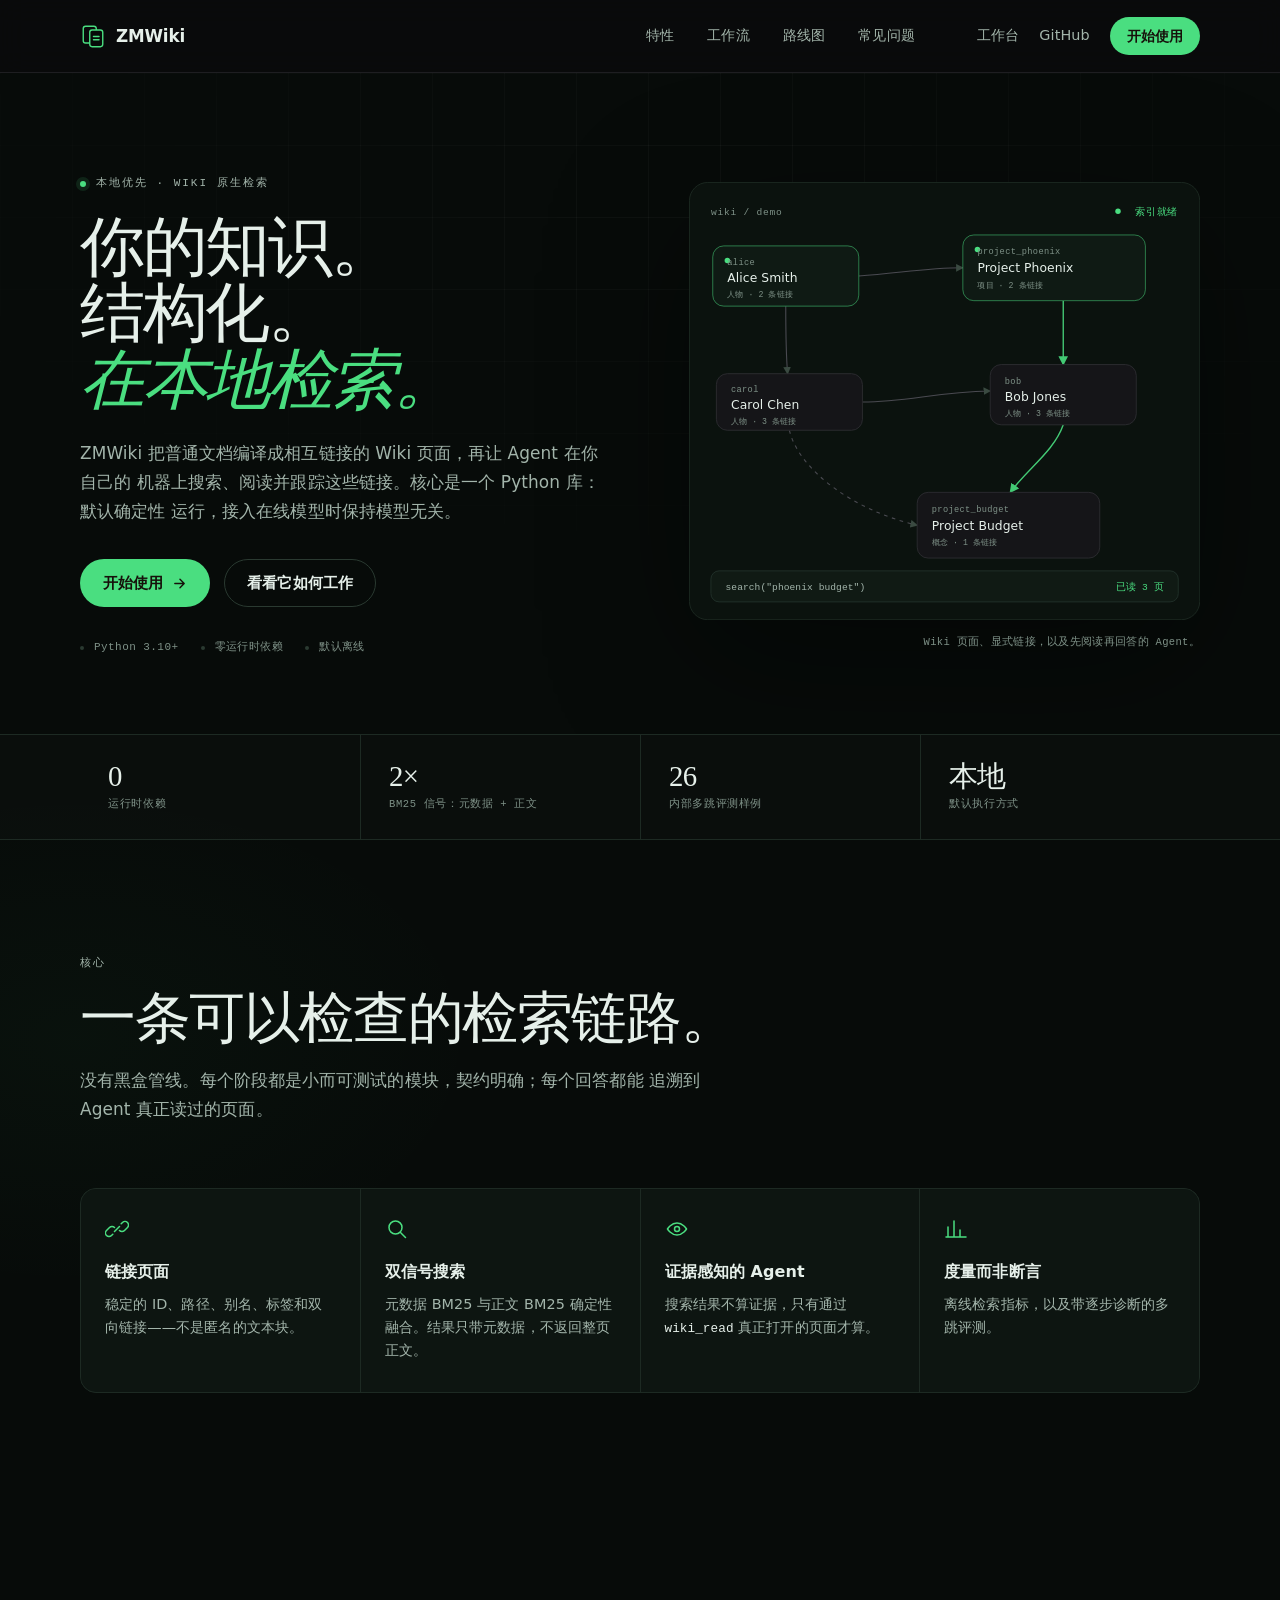
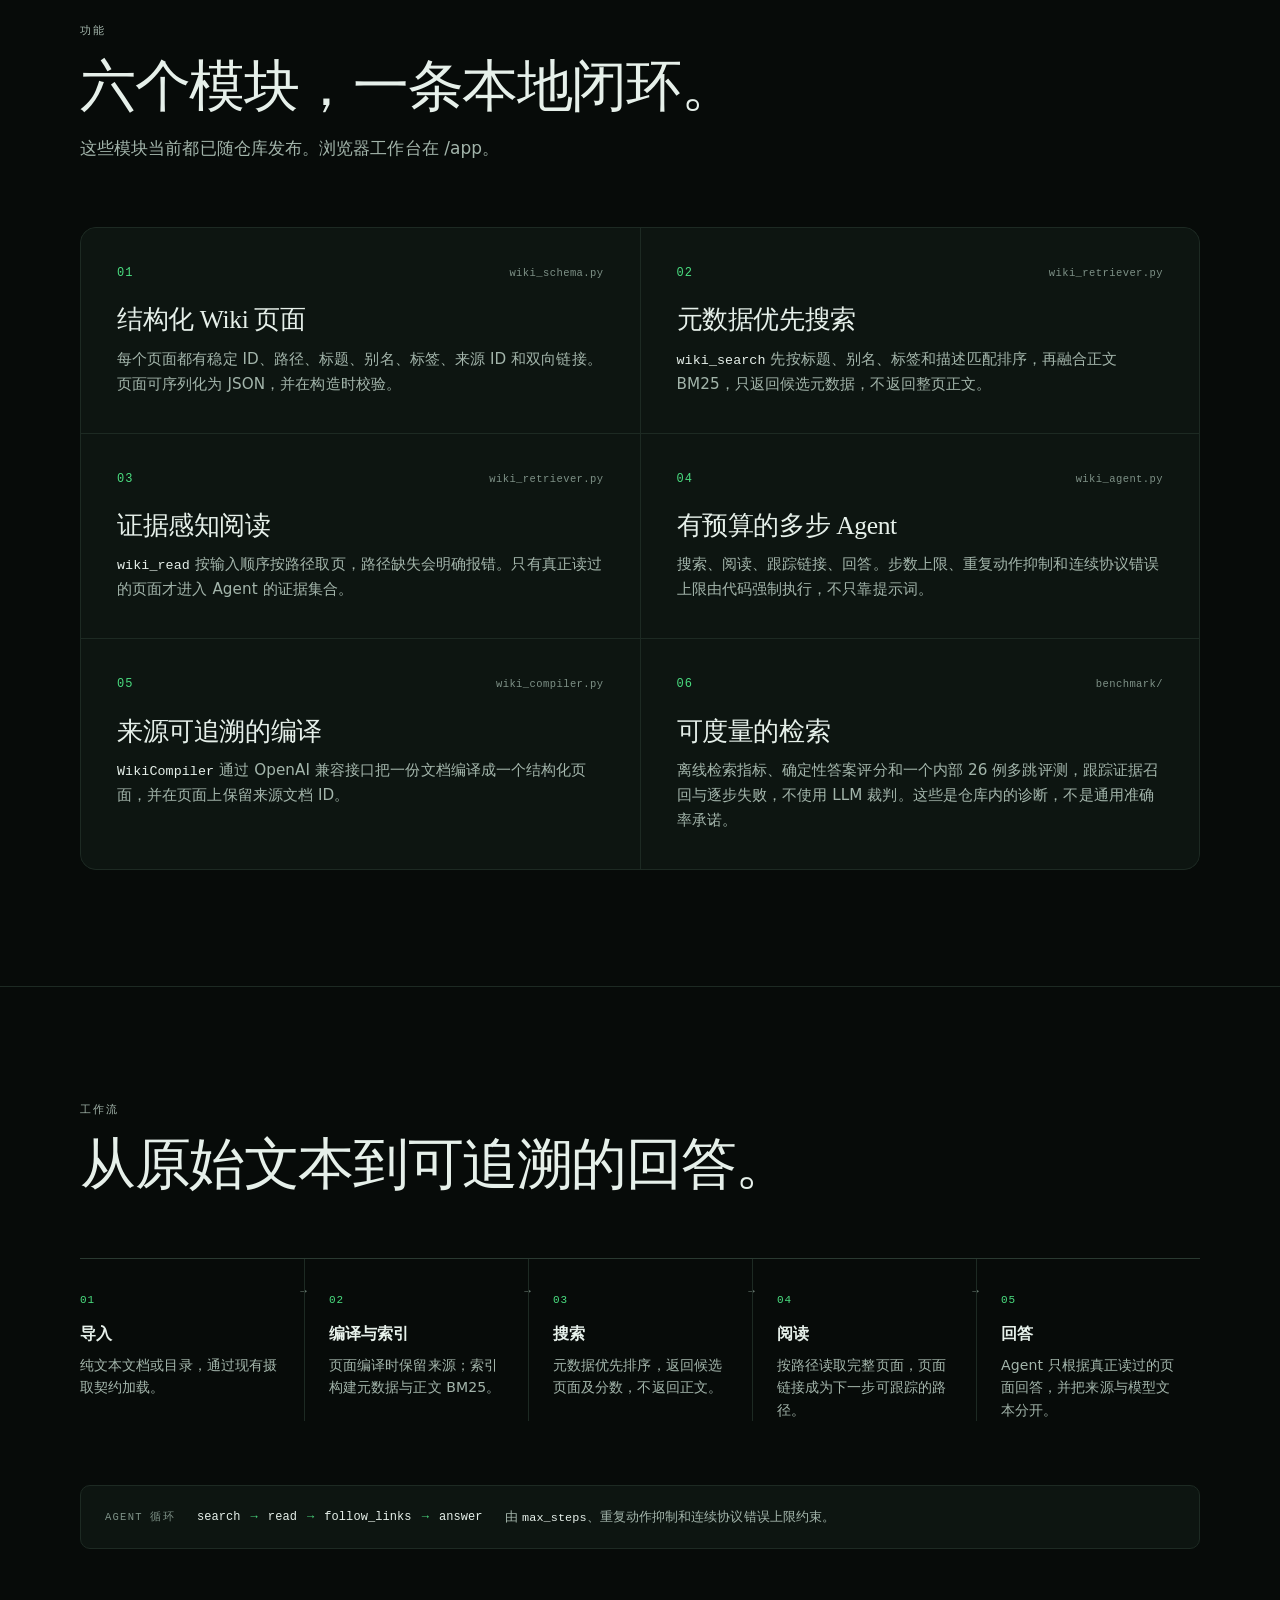
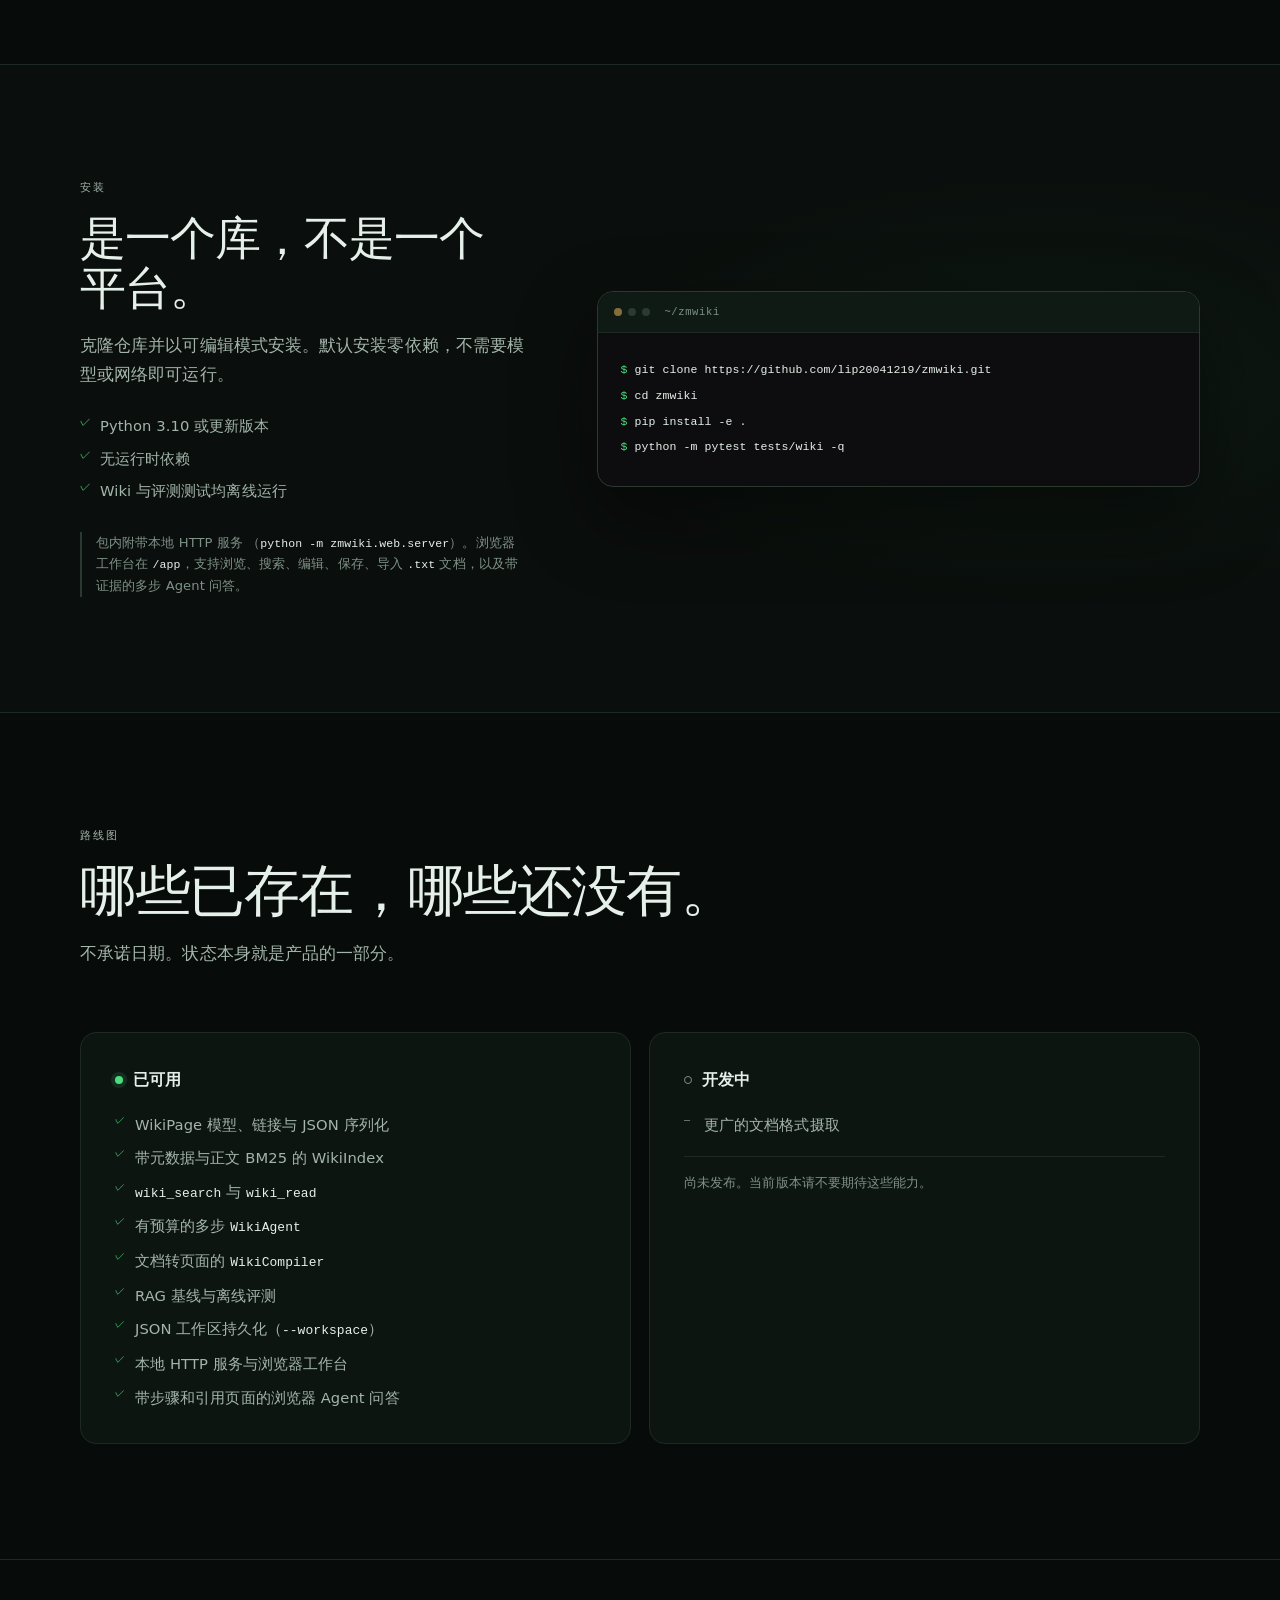
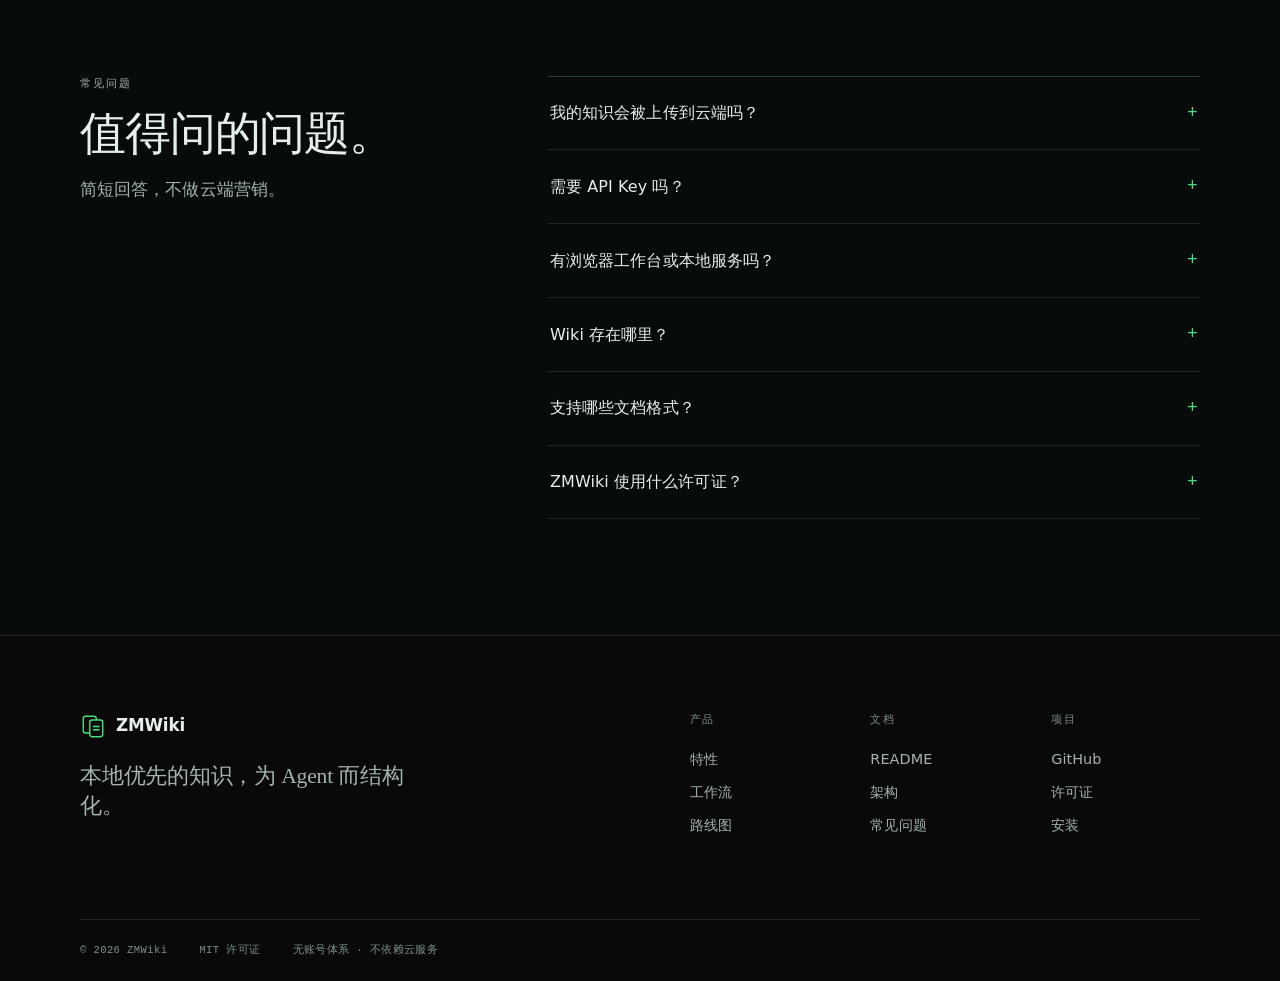
<file: src/zmwiki/web/static/index.html>
<!doctype html>
<html lang="zh-CN">
<head>
  <meta charset="utf-8">
  <meta name="viewport" content="width=device-width, initial-scale=1">
  <meta name="theme-color" content="#070b09">
  <meta name="description" content="ZMWiki 把普通文档编译成相互链接的 Wiki 页面，并用有预算的多步 Agent 在本地检索与回答。默认确定性的 Python 库。">
  <title>ZMWiki — 本地优先的 Wiki 原生检索</title>
  <link rel="stylesheet" href="styles.css">
</head>
<body>
  <a class="skip-link" href="#main">跳到主要内容</a>

  <header class="site-header">
    <div class="wrap header-inner">
      <a class="brand" href="#top" aria-label="ZMWiki 首页">
        <svg class="brand-mark" viewBox="0 0 28 28" aria-hidden="true">
          <rect x="3.5" y="3.5" width="14" height="18" rx="2.5" fill="none" stroke="currentColor" stroke-width="1.5"/>
          <rect x="10.5" y="7.5" width="14" height="18" rx="2.5" fill="var(--bg)" stroke="currentColor" stroke-width="1.5"/>
          <path d="M14.5 14.5h6M14.5 18h6" stroke="currentColor" stroke-width="1.5" stroke-linecap="round"/>
        </svg>
        <span>ZMWiki</span>
      </a>

      <nav class="desktop-nav" aria-label="主导航">
        <a href="#features">特性</a>
        <a href="#workflow">工作流</a>
        <a href="#roadmap">路线图</a>
        <a href="#faq">常见问题</a>
      </nav>

      <div class="header-actions">
        <a class="ghost-link" href="/app">工作台</a>
        <a class="ghost-link" href="https://github.com/lip20041219/zmwiki">GitHub</a>
        <a class="btn btn-small" href="#terminal">开始使用</a>
      </div>

      <details class="mobile-nav">
        <summary aria-label="打开菜单">菜单</summary>
        <nav class="mobile-panel" aria-label="移动端导航">
          <a href="#features">特性</a>
          <a href="#workflow">工作流</a>
          <a href="#roadmap">路线图</a>
          <a href="#faq">常见问题</a>
          <a href="#terminal">开始使用</a>
          <a href="/app">工作台</a>
          <a href="https://github.com/lip20041219/zmwiki">GitHub</a>
        </nav>
      </details>
    </div>
  </header>

  <main id="main">
    <!-- Hero -->
    <section class="hero" id="top">
      <div class="wrap hero-grid">
        <div class="hero-copy">
          <p class="eyebrow"><span class="eyebrow-dot" aria-hidden="true"></span>本地优先 · Wiki 原生检索</p>
          <h1>
            你的知识。<br>
            结构化。<br>
            <span class="accent-serif">在本地检索。</span>
          </h1>
          <p class="lede">
            ZMWiki 把普通文档编译成相互链接的 Wiki 页面，再让 Agent 在你自己的
            机器上搜索、阅读并跟踪这些链接。核心是一个 Python 库：默认确定性
            运行，接入在线模型时保持模型无关。
          </p>
          <div class="cta-row">
            <a class="btn" href="#terminal">
              开始使用
              <svg viewBox="0 0 16 16" aria-hidden="true"><path d="M3 8h9M8.5 3.5 13 8l-4.5 4.5" fill="none" stroke="currentColor" stroke-width="1.5" stroke-linecap="round" stroke-linejoin="round"/></svg>
            </a>
            <a class="btn btn-ghost" href="#workflow">看看它如何工作</a>
          </div>
          <ul class="hero-meta" aria-label="项目信息">
            <li>Python 3.10+</li>
            <li>零运行时依赖</li>
            <li>默认离线</li>
          </ul>
        </div>

        <figure class="hero-art">
          <svg role="img" aria-labelledby="graph-title graph-desc" viewBox="0 0 560 480">
            <title id="graph-title">相互链接的 Wiki 页面图</title>
            <desc id="graph-desc">五个 Wiki 页面——Alice Smith、Project Phoenix、Bob Jones、Carol Chen 和 Project Budget——通过链接相连，一条搜索路径被高亮显示。</desc>
            <defs>
              <marker id="arrow" viewBox="0 0 8 8" refX="7" refY="4" markerWidth="7" markerHeight="7" orient="auto">
                <path d="M0 0 8 4 0 8z" fill="#3a4a41"/>
              </marker>
              <marker id="arrow-accent" viewBox="0 0 8 8" refX="7" refY="4" markerWidth="7" markerHeight="7" orient="auto">
                <path d="M0 0 8 4 0 8z" fill="var(--accent)"/>
              </marker>
            </defs>

            <rect x="0.5" y="0.5" width="559" height="479" rx="20" fill="#0b120e" stroke="#1d2a23"/>
            <text class="graph-label" x="24" y="36">wiki / demo</text>
            <circle cx="470" cy="32" r="3" fill="var(--accent)"/>
            <text class="graph-label accent" x="536" y="36" text-anchor="end">索引就绪</text>

            <path class="link" d="M186 103 C 230 100, 260 94, 300 94" marker-end="url(#arrow)"/>
            <path class="link" d="M106 136 C 106 165, 106 185, 108 210" marker-end="url(#arrow)"/>
            <path class="link link-active" d="M410 130 C 410 155, 410 175, 410 200" marker-end="url(#arrow-accent)"/>
            <path class="link" d="M190 241 C 240 241, 270 230, 330 229" marker-end="url(#arrow)"/>
            <path class="link link-active" d="M410 266 C 400 295, 370 315, 352 340" marker-end="url(#arrow-accent)"/>
            <path class="link link-dashed" d="M110 272 C 120 315, 180 360, 250 376" marker-end="url(#arrow)"/>

            <g class="node node-active">
              <rect x="26" y="70" width="160" height="66" rx="12"/>
              <circle class="node-pulse" cx="42" cy="86" r="3"/>
              <text class="node-path" x="42" y="91">alice</text>
              <text class="node-title" x="42" y="110">Alice Smith</text>
              <text class="node-meta" x="42" y="126">人物 · 2 条链接</text>
            </g>

            <g class="node node-active">
              <rect x="300" y="58" width="200" height="72" rx="12"/>
              <circle class="node-pulse" cx="316" cy="74" r="3"/>
              <text class="node-path" x="316" y="79">project_phoenix</text>
              <text class="node-title" x="316" y="99">Project Phoenix</text>
              <text class="node-meta" x="316" y="116">项目 · 2 条链接</text>
            </g>

            <g class="node">
              <rect x="330" y="200" width="160" height="66" rx="12"/>
              <text class="node-path" x="346" y="221">bob</text>
              <text class="node-title" x="346" y="240">Bob Jones</text>
              <text class="node-meta" x="346" y="256">人物 · 3 条链接</text>
            </g>

            <g class="node">
              <rect x="30" y="210" width="160" height="62" rx="12"/>
              <text class="node-path" x="46" y="230">carol</text>
              <text class="node-title" x="46" y="249">Carol Chen</text>
              <text class="node-meta" x="46" y="265">人物 · 3 条链接</text>
            </g>

            <g class="node">
              <rect x="250" y="340" width="200" height="72" rx="12"/>
              <text class="node-path" x="266" y="361">project_budget</text>
              <text class="node-title" x="266" y="381">Project Budget</text>
              <text class="node-meta" x="266" y="398">概念 · 1 条链接</text>
            </g>

            <rect x="24" y="426" width="512" height="34" rx="9" fill="#101a14" stroke="#22312a"/>
            <text class="graph-query" x="40" y="447">search("phoenix budget")</text>
            <text class="graph-result" x="520" y="447" text-anchor="end">已读 3 页</text>
          </svg>
          <figcaption>Wiki 页面、显式链接，以及先阅读再回答的 Agent。</figcaption>
        </figure>
      </div>
    </section>

    <!-- Fact strip -->
    <section class="fact-strip" aria-label="项目信息">
      <div class="wrap fact-grid">
        <div><strong>0</strong><span>运行时依赖</span></div>
        <div><strong>2×</strong><span>BM25 信号：元数据 + 正文</span></div>
        <div><strong>26</strong><span>内部多跳评测样例</span></div>
        <div><strong>本地</strong><span>默认执行方式</span></div>
      </div>
    </section>

    <!-- Capabilities overview -->
    <section class="section capabilities" id="capabilities">
      <div class="wrap">
        <div class="section-head">
          <p class="eyebrow">核心</p>
          <h2>一条可以检查的检索链路。</h2>
          <p class="section-lede">
            没有黑盒管线。每个阶段都是小而可测试的模块，契约明确；每个回答都能
            追溯到 Agent 真正读过的页面。
          </p>
        </div>
        <ul class="capability-grid">
          <li class="capability">
            <svg viewBox="0 0 24 24" aria-hidden="true"><path d="M9.5 14.5 14.5 9.5M7.8 17.2l-1.3 1.3a3.5 3.5 0 0 1-5-5l3-3a3.5 3.5 0 0 1 5 0M16.2 6.8l1.3-1.3a3.5 3.5 0 0 1 5 5l-3 3a3.5 3.5 0 0 1-5 0" fill="none" stroke="currentColor" stroke-width="1.5" stroke-linecap="round"/></svg>
            <h3>链接页面</h3>
            <p>稳定的 ID、路径、别名、标签和双向链接——不是匿名的文本块。</p>
          </li>
          <li class="capability">
            <svg viewBox="0 0 24 24" aria-hidden="true"><circle cx="10.5" cy="10.5" r="6.5" fill="none" stroke="currentColor" stroke-width="1.5"/><path d="m15.5 15.5 5 5" stroke="currentColor" stroke-width="1.5" stroke-linecap="round"/></svg>
            <h3>双信号搜索</h3>
            <p>元数据 BM25 与正文 BM25 确定性融合。结果只带元数据，不返回整页正文。</p>
          </li>
          <li class="capability">
            <svg viewBox="0 0 24 24" aria-hidden="true"><path d="M2.5 12s3.5-6 9.5-6 9.5 6 9.5 6-3.5 6-9.5 6-9.5-6-9.5-6Z" fill="none" stroke="currentColor" stroke-width="1.5"/><circle cx="12" cy="12" r="2.5" fill="none" stroke="currentColor" stroke-width="1.5"/></svg>
            <h3>证据感知的 Agent</h3>
            <p>搜索结果不算证据，只有通过 <code>wiki_read</code> 真正打开的页面才算。</p>
          </li>
          <li class="capability">
            <svg viewBox="0 0 24 24" aria-hidden="true"><path d="M4 20V10M10 20V4M16 20v-7M22 20H2" fill="none" stroke="currentColor" stroke-width="1.5" stroke-linecap="round"/></svg>
            <h3>度量而非断言</h3>
            <p>离线检索指标，以及带逐步诊断的多跳评测。</p>
          </li>
        </ul>
      </div>
    </section>

    <!-- Features -->
    <section class="section features" id="features">
      <div class="wrap">
        <div class="section-head">
          <p class="eyebrow">功能</p>
          <h2>六个模块，一条本地闭环。</h2>
          <p class="section-lede">
            这些模块当前都已随仓库发布。浏览器工作台在 <a href="/app">/app</a>。
          </p>
        </div>

        <div class="feature-grid">
          <article class="feature-card">
            <div class="feature-top"><span class="feature-num">01</span><span class="feature-tag">wiki_schema.py</span></div>
            <h3>结构化 Wiki 页面</h3>
            <p>每个页面都有稳定 ID、路径、标题、别名、标签、来源 ID 和双向链接。页面可序列化为 JSON，并在构造时校验。</p>
          </article>

          <article class="feature-card">
            <div class="feature-top"><span class="feature-num">02</span><span class="feature-tag">wiki_retriever.py</span></div>
            <h3>元数据优先搜索</h3>
            <p><code>wiki_search</code> 先按标题、别名、标签和描述匹配排序，再融合正文 BM25，只返回候选元数据，不返回整页正文。</p>
          </article>

          <article class="feature-card">
            <div class="feature-top"><span class="feature-num">03</span><span class="feature-tag">wiki_retriever.py</span></div>
            <h3>证据感知阅读</h3>
            <p><code>wiki_read</code> 按输入顺序按路径取页，路径缺失会明确报错。只有真正读过的页面才进入 Agent 的证据集合。</p>
          </article>

          <article class="feature-card">
            <div class="feature-top"><span class="feature-num">04</span><span class="feature-tag">wiki_agent.py</span></div>
            <h3>有预算的多步 Agent</h3>
            <p>搜索、阅读、跟踪链接、回答。步数上限、重复动作抑制和连续协议错误上限由代码强制执行，不只靠提示词。</p>
          </article>

          <article class="feature-card">
            <div class="feature-top"><span class="feature-num">05</span><span class="feature-tag">wiki_compiler.py</span></div>
            <h3>来源可追溯的编译</h3>
            <p><code>WikiCompiler</code> 通过 OpenAI 兼容接口把一份文档编译成一个结构化页面，并在页面上保留来源文档 ID。</p>
          </article>

          <article class="feature-card">
            <div class="feature-top"><span class="feature-num">06</span><span class="feature-tag">benchmark/</span></div>
            <h3>可度量的检索</h3>
            <p>离线检索指标、确定性答案评分和一个内部 26 例多跳评测，跟踪证据召回与逐步失败，不使用 LLM 裁判。这些是仓库内的诊断，不是通用准确率承诺。</p>
          </article>
        </div>
      </div>
    </section>

    <!-- Workflow -->
    <section class="section workflow" id="workflow">
      <div class="wrap">
        <div class="section-head">
          <p class="eyebrow">工作流</p>
          <h2>从原始文本到可追溯的回答。</h2>
        </div>

        <ol class="flow">
          <li>
            <span class="flow-num">01</span>
            <h3>导入</h3>
            <p>纯文本文档或目录，通过现有摄取契约加载。</p>
          </li>
          <li>
            <span class="flow-num">02</span>
            <h3>编译与索引</h3>
            <p>页面编译时保留来源；索引构建元数据与正文 BM25。</p>
          </li>
          <li>
            <span class="flow-num">03</span>
            <h3>搜索</h3>
            <p>元数据优先排序，返回候选页面及分数，不返回正文。</p>
          </li>
          <li>
            <span class="flow-num">04</span>
            <h3>阅读</h3>
            <p>按路径读取完整页面，页面链接成为下一步可跟踪的路径。</p>
          </li>
          <li>
            <span class="flow-num">05</span>
            <h3>回答</h3>
            <p>Agent 只根据真正读过的页面回答，并把来源与模型文本分开。</p>
          </li>
        </ol>

        <div class="loop-note">
          <span class="loop-label">Agent 循环</span>
          <div class="loop-chips">
            <span>search</span><span aria-hidden="true">→</span>
            <span>read</span><span aria-hidden="true">→</span>
            <span>follow_links</span><span aria-hidden="true">→</span>
            <span>answer</span>
          </div>
          <p>由 <code>max_steps</code>、重复动作抑制和连续协议错误上限约束。</p>
        </div>
      </div>
    </section>

    <!-- Terminal -->
    <section class="section terminal-section" id="terminal">
      <div class="wrap terminal-grid">
        <div class="terminal-copy">
          <p class="eyebrow">安装</p>
          <h2>是一个库，不是一个平台。</h2>
          <p class="section-lede">
            克隆仓库并以可编辑模式安装。默认安装零依赖，不需要模型或网络即可运行。
          </p>
          <ul class="check-list">
            <li>Python 3.10 或更新版本</li>
            <li>无运行时依赖</li>
            <li>Wiki 与评测测试均离线运行</li>
          </ul>
          <p class="fine-print">
            包内附带本地 HTTP 服务
            （<code>python -m zmwiki.web.server</code>）。浏览器工作台在
            <code>/app</code>，支持浏览、搜索、编辑、保存、导入 <code>.txt</code>
            文档，以及带证据的多步 Agent 问答。
          </p>
        </div>

        <div class="terminal-window" aria-label="终端命令">
          <div class="terminal-bar">
            <span class="terminal-dots" aria-hidden="true"><i></i><i></i><i></i></span>
            <span class="terminal-title">~/zmwiki</span>
          </div>
          <pre class="terminal-code"><code><span class="prompt">$</span> git clone <span class="url">https://github.com/lip20041219/zmwiki.git</span>
<span class="prompt">$</span> cd zmwiki
<span class="prompt">$</span> pip install -e .
<span class="prompt">$</span> python -m pytest tests/wiki -q</code></pre>
        </div>
      </div>
    </section>

    <!-- Roadmap -->
    <section class="section roadmap" id="roadmap">
      <div class="wrap">
        <div class="section-head">
          <p class="eyebrow">路线图</p>
          <h2>哪些已存在，哪些还没有。</h2>
          <p class="section-lede">不承诺日期。状态本身就是产品的一部分。</p>
        </div>
        <div class="roadmap-grid">
          <div class="roadmap-card">
            <div class="roadmap-head"><span class="status-dot available" aria-hidden="true"></span><h3>已可用</h3></div>
            <ul>
              <li>WikiPage 模型、链接与 JSON 序列化</li>
              <li>带元数据与正文 BM25 的 WikiIndex</li>
              <li><code>wiki_search</code> 与 <code>wiki_read</code></li>
              <li>有预算的多步 <code>WikiAgent</code></li>
              <li>文档转页面的 <code>WikiCompiler</code></li>
              <li>RAG 基线与离线评测</li>
              <li>JSON 工作区持久化（<code>--workspace</code>）</li>
              <li>本地 HTTP 服务与浏览器工作台</li>
              <li>带步骤和引用页面的浏览器 Agent 问答</li>
            </ul>
          </div>
          <div class="roadmap-card">
            <div class="roadmap-head"><span class="status-dot progress" aria-hidden="true"></span><h3>开发中</h3></div>
            <ul>
              <li>更广的文档格式摄取</li>
            </ul>
            <p class="roadmap-note">尚未发布。当前版本请不要期待这些能力。</p>
          </div>
        </div>
      </div>
    </section>

    <!-- FAQ -->
    <section class="section faq" id="faq">
      <div class="wrap faq-grid">
        <div class="faq-intro">
          <p class="eyebrow">常见问题</p>
          <h2>值得问的问题。</h2>
          <p class="section-lede">简短回答，不做云端营销。</p>
        </div>
        <div class="faq-list">
          <details class="faq-item">
            <summary>我的知识会被上传到云端吗？</summary>
            <p>默认不会。索引、搜索、阅读和确定性评测都在本地运行。只有你主动配置的模型调用——编译、Agent 推理或生成——会离开本机，并发送到你指定的端点。</p>
          </details>
          <details class="faq-item">
            <summary>需要 API Key 吗？</summary>
            <p>确定性 RAG 管线和离线评测不需要。编译和在线 Agent 需要 OpenAI 兼容接口。TUI 和库从环境变量或代码读取 Key；浏览器工作台在<strong>模型设置</strong>中输入，由服务端保存在本机，且不会回传到页面。静态官网永远不包含 Key。</p>
          </details>
          <details class="faq-item">
            <summary>有浏览器工作台或本地服务吗？</summary>
            <p>包内附带本地 HTTP 服务：
            <code>python -m zmwiki.web.server --workspace path/to/wiki.json</code>。
            打开 <code>/app</code> 即可使用：页面列表、搜索、详情、创建/编辑/删除、
            链接与来源、工作区保存、<code>.txt</code> 导入，以及带引用页面的多步
            Agent 问答。</p>
          </details>
          <details class="faq-item">
            <summary>Wiki 存在哪里？</summary>
            <p>Wiki 页面保存在一个 JSON 工作区文件中。TUI 启动时加载，按
            <code>S</code> 保存（覆盖已有文件需按两次）；文档导入会自动保存。
            未提供 <code>--workspace</code> 时打开仓库自带的演示工作区（只读）。
            评测产物是 <code>benchmark/results/</code> 下的独立 JSON 文件。</p>
          </details>
          <details class="faq-item">
            <summary>支持哪些文档格式？</summary>
            <p>纯文本和 <code>.txt</code> 文件目录，通过现有摄取模块加载。PDF 与 Markdown 解析尚未实现。</p>
          </details>
          <details class="faq-item">
            <summary>ZMWiki 使用什么许可证？</summary>
            <p>MIT 许可证，声明于 <code>pyproject.toml</code>，完整文本见仓库根目录的 <a href="https://github.com/lip20041219/zmwiki/blob/master/LICENSE">LICENSE</a>。</p>
          </details>
        </div>
      </div>
    </section>
  </main>

  <footer class="site-footer" id="footer">
    <div class="wrap">
      <div class="footer-top">
        <div class="footer-brand">
          <a class="brand" href="#top" aria-label="ZMWiki 首页">
            <svg class="brand-mark" viewBox="0 0 28 28" aria-hidden="true">
              <rect x="3.5" y="3.5" width="14" height="18" rx="2.5" fill="none" stroke="currentColor" stroke-width="1.5"/>
              <rect x="10.5" y="7.5" width="14" height="18" rx="2.5" fill="var(--bg)" stroke="currentColor" stroke-width="1.5"/>
              <path d="M14.5 14.5h6M14.5 18h6" stroke="currentColor" stroke-width="1.5" stroke-linecap="round"/>
            </svg>
            <span>ZMWiki</span>
          </a>
          <p>本地优先的知识，为 Agent 而结构化。</p>
        </div>
        <nav class="footer-links" aria-label="页脚">
          <div>
            <h3>产品</h3>
            <a href="#features">特性</a>
            <a href="#workflow">工作流</a>
            <a href="#roadmap">路线图</a>
          </div>
          <div>
            <h3>文档</h3>
            <a href="https://github.com/lip20041219/zmwiki/blob/master/README.md">README</a>
            <a href="https://github.com/lip20041219/zmwiki/blob/master/docs/architecture.md">架构</a>
            <a href="#faq">常见问题</a>
          </div>
          <div>
            <h3>项目</h3>
            <a href="https://github.com/lip20041219/zmwiki">GitHub</a>
            <a href="https://github.com/lip20041219/zmwiki/blob/master/LICENSE">许可证</a>
            <a href="#terminal">安装</a>
          </div>
        </nav>
      </div>
      <div class="footer-bottom">
        <span>© 2026 ZMWiki</span>
        <span>MIT 许可证</span>
        <span>无账号体系 · 不依赖云服务</span>
      </div>
    </div>
  </footer>
</body>
</html>
</file>
<file: src/zmwiki/web/static/styles.css>
/* ------------------------------------------------------------------
   ZMWiki — static product site
   Design tokens
------------------------------------------------------------------- */

:root {
  --bg: #070b09;
  --surface: #0d1511;
  --surface-2: #101a14;
  --surface-3: #142019;
  --line: #1d2a23;
  --line-strong: #2a3a31;
  --text: #e6f0ea;
  --muted: #a3b5ab;
  --faint: #7e9187;
  --accent: #4ade80;
  --accent-soft: rgba(74, 222, 128, 0.12);
  --radius: 16px;
  --radius-sm: 10px;
  --max: 1200px;
  --gutter: clamp(20px, 5vw, 40px);
  --font-sans: system-ui, -apple-system, "Segoe UI", Roboto, Helvetica, Arial, sans-serif;
  --font-serif: "Iowan Old Style", "Palatino Linotype", "Book Antiqua", Palatino, Georgia, serif;
  --font-mono: ui-monospace, SFMono-Regular, Menlo, Consolas, "Liberation Mono", monospace;
  --shadow: 0 30px 80px rgba(0, 0, 0, 0.45);
}

/* ------------------------------------------------------------------
   Base
------------------------------------------------------------------- */

*,
*::before,
*::after {
  box-sizing: border-box;
}

html {
  scroll-behavior: smooth;
  scroll-padding-top: 90px;
  -webkit-text-size-adjust: 100%;
}

body {
  margin: 0;
  background:
    radial-gradient(900px 520px at 78% -8%, rgba(74, 222, 128, 0.09), transparent 62%),
    radial-gradient(680px 420px at 6% 18%, rgba(74, 222, 128, 0.03), transparent 60%),
    var(--bg);
  color: var(--text);
  font-family: var(--font-sans);
  font-size: 16px;
  line-height: 1.6;
  letter-spacing: 0.005em;
  overflow-x: clip;
}

h1,
h2,
h3,
p,
ul,
ol,
li,
figure,
pre,
code {
  margin: 0;
  padding: 0;
}

ul,
ol {
  list-style: none;
}

a {
  color: inherit;
  text-decoration: none;
}

img,
svg {
  display: block;
  max-width: 100%;
}

code {
  font-family: var(--font-mono);
  font-size: 0.88em;
  color: var(--text);
}

::selection {
  background: var(--accent);
  color: #14100a;
}

:focus-visible {
  outline: 2px solid var(--accent);
  outline-offset: 3px;
  border-radius: 4px;
}

.wrap {
  width: 100%;
  max-width: var(--max);
  margin-inline: auto;
  padding-inline: var(--gutter);
}

.skip-link {
  position: absolute;
  left: 16px;
  top: -60px;
  z-index: 100;
  padding: 10px 16px;
  border-radius: 8px;
  background: var(--accent);
  color: #14100a;
  font-weight: 600;
  transition: top 0.2s ease;
}

.skip-link:focus {
  top: 12px;
}

/* ------------------------------------------------------------------
   Typography helpers
------------------------------------------------------------------- */

.eyebrow {
  display: flex;
  align-items: center;
  gap: 10px;
  font-family: var(--font-mono);
  font-size: 11px;
  letter-spacing: 0.18em;
  text-transform: uppercase;
  color: var(--muted);
}

.eyebrow-dot {
  width: 6px;
  height: 6px;
  border-radius: 50%;
  background: var(--accent);
  box-shadow: 0 0 0 4px var(--accent-soft);
}

.lede,
.section-lede {
  color: var(--muted);
  font-size: 1.06rem;
  line-height: 1.7;
}

.section-head {
  max-width: 760px;
  margin-bottom: clamp(2.5rem, 5vw, 4rem);
}

.section-head h2 {
  margin-top: 1rem;
  font-family: var(--font-serif);
  font-weight: 500;
  font-size: clamp(2.1rem, 4.4vw, 3.6rem);
  line-height: 1.05;
  letter-spacing: -0.025em;
}

.section-head .section-lede {
  margin-top: 1.15rem;
  max-width: 58ch;
}

.section {
  padding-block: clamp(4.5rem, 9vw, 8rem);
}

/* ------------------------------------------------------------------
   Header
------------------------------------------------------------------- */

.site-header {
  position: sticky;
  top: 0;
  z-index: 50;
  border-bottom: 1px solid rgba(38, 38, 42, 0.75);
  background: rgba(11, 11, 12, 0.78);
  backdrop-filter: blur(14px);
  -webkit-backdrop-filter: blur(14px);
}

.header-inner {
  display: flex;
  align-items: center;
  justify-content: space-between;
  gap: 24px;
  min-height: 72px;
}

.brand {
  display: inline-flex;
  align-items: center;
  gap: 10px;
  font-weight: 600;
  font-size: 1.05rem;
  letter-spacing: -0.01em;
}

.brand-mark {
  width: 26px;
  height: 26px;
  color: var(--accent);
}

.desktop-nav {
  display: flex;
  align-items: center;
  gap: clamp(18px, 2.6vw, 34px);
  margin-left: auto;
}

.desktop-nav a,
.ghost-link {
  font-size: 0.9rem;
  color: var(--muted);
  transition: color 0.2s ease;
}

.desktop-nav a:hover,
.ghost-link:hover {
  color: var(--text);
}

.header-actions {
  display: flex;
  align-items: center;
  gap: 20px;
  margin-left: clamp(16px, 3vw, 40px);
}

/* ------------------------------------------------------------------
   Buttons
------------------------------------------------------------------- */

.btn {
  display: inline-flex;
  align-items: center;
  justify-content: center;
  gap: 9px;
  min-height: 48px;
  padding: 0 22px;
  border: 1px solid transparent;
  border-radius: 999px;
  background: var(--accent);
  color: #16110a;
  font-family: var(--font-sans);
  font-size: 0.94rem;
  font-weight: 650;
  letter-spacing: 0.005em;
  transition: transform 0.2s ease, background 0.2s ease, border-color 0.2s ease;
}

.btn svg {
  width: 15px;
  height: 15px;
}

.btn:hover {
  transform: translateY(-1px);
  background: #f0bf70;
}

.btn:active {
  transform: translateY(0);
}

.btn-ghost {
  background: transparent;
  border-color: var(--line-strong);
  color: var(--text);
}

.btn-ghost:hover {
  background: var(--surface-2);
  border-color: var(--faint);
}

.btn-small {
  min-height: 38px;
  padding: 0 16px;
  font-size: 0.86rem;
}

/* Mobile menu */
.mobile-nav {
  display: none;
  position: relative;
}

.mobile-nav summary {
  list-style: none;
  display: inline-flex;
  align-items: center;
  gap: 8px;
  min-height: 40px;
  padding: 0 14px;
  border: 1px solid var(--line-strong);
  border-radius: 999px;
  color: var(--muted);
  font-family: var(--font-mono);
  font-size: 11px;
  letter-spacing: 0.12em;
  text-transform: uppercase;
  cursor: pointer;
}

.mobile-nav summary::-webkit-details-marker {
  display: none;
}

.mobile-panel {
  position: absolute;
  right: 0;
  top: calc(100% + 14px);
  display: grid;
  width: min(260px, calc(100vw - 32px));
  padding: 10px;
  border: 1px solid var(--line-strong);
  border-radius: 14px;
  background: var(--surface-2);
  box-shadow: var(--shadow);
}

.mobile-panel a {
  padding: 11px 12px;
  border-radius: 8px;
  color: var(--muted);
  font-size: 0.95rem;
}

.mobile-panel a:hover {
  background: var(--surface-3);
  color: var(--text);
}

/* ------------------------------------------------------------------
   Hero
------------------------------------------------------------------- */

.hero {
  position: relative;
  padding-block: clamp(3.5rem, 8vw, 7rem) clamp(3rem, 6vw, 5.5rem);
  overflow: clip;
}

.hero::before {
  content: "";
  position: absolute;
  inset: 0;
  pointer-events: none;
  background-image:
    linear-gradient(to right, rgba(255, 255, 255, 0.035) 1px, transparent 1px),
    linear-gradient(to bottom, rgba(255, 255, 255, 0.035) 1px, transparent 1px);
  background-size: 72px 72px;
  mask-image: radial-gradient(70% 60% at 55% 20%, #000 0%, transparent 100%);
  -webkit-mask-image: radial-gradient(70% 60% at 55% 20%, #000 0%, transparent 100%);
}

.hero-grid {
  position: relative;
  display: grid;
  grid-template-columns: 1.02fr 0.98fr;
  align-items: center;
  gap: clamp(40px, 6vw, 80px);
}

.hero-copy {
  max-width: 640px;
}

.hero h1 {
  margin-top: 1.3rem;
  font-family: var(--font-serif);
  font-weight: 500;
  font-size: clamp(2.6rem, 5.1vw, 4.7rem);
  line-height: 1.02;
  letter-spacing: -0.035em;
}

.accent-serif {
  color: var(--accent);
  font-style: italic;
}

.hero .lede {
  margin-top: 1.6rem;
  max-width: 52ch;
}

.cta-row {
  display: flex;
  flex-wrap: wrap;
  align-items: center;
  gap: 14px;
  margin-top: 2.1rem;
}

.hero-meta {
  display: flex;
  flex-wrap: wrap;
  gap: 10px 22px;
  margin-top: 2rem;
  font-family: var(--font-mono);
  font-size: 11px;
  letter-spacing: 0.04em;
  color: var(--faint);
}

.hero-meta li {
  position: relative;
  padding-left: 14px;
}

.hero-meta li::before {
  content: "";
  position: absolute;
  left: 0;
  top: 50%;
  width: 4px;
  height: 4px;
  border-radius: 50%;
  background: var(--line-strong);
  transform: translateY(-50%);
}

/* Hero art */
.hero-art {
  position: relative;
  filter: drop-shadow(0 40px 70px rgba(0, 0, 0, 0.4));
}

.hero-art::before {
  content: "";
  position: absolute;
  inset: -12%;
  background: radial-gradient(closest-side, rgba(74, 222, 128, 0.12), transparent 70%);
  pointer-events: none;
}

.hero-art svg {
  position: relative;
  width: 100%;
  height: auto;
}

.hero-art figcaption {
  position: relative;
  margin-top: 14px;
  font-family: var(--font-mono);
  font-size: 10.5px;
  letter-spacing: 0.03em;
  color: var(--faint);
  text-align: right;
}

.graph-label {
  font-family: var(--font-mono);
  font-size: 10.5px;
  letter-spacing: 0.08em;
  fill: var(--faint);
}

.graph-label.accent {
  fill: var(--accent);
}

.link {
  fill: none;
  stroke: #4a4a51;
  stroke-width: 1.2;
}

.link-active {
  stroke: var(--accent);
  stroke-width: 1.5;
  opacity: 0.9;
}

.link-dashed {
  stroke-dasharray: 4 5;
}

.node rect {
  fill: #151518;
  stroke: #2c2c31;
  transition: stroke 0.2s ease;
}

.node-active rect {
  fill: #0f1a14;
  stroke: rgba(74, 222, 128, 0.55);
}

.node-path {
  font-family: var(--font-mono);
  font-size: 9.5px;
  letter-spacing: 0.04em;
  fill: var(--faint);
}

.node-title {
  font-family: var(--font-sans);
  font-size: 13.5px;
  font-weight: 500;
  fill: var(--text);
}

.node-meta {
  font-family: var(--font-mono);
  font-size: 9px;
  fill: var(--faint);
}

.node-pulse {
  fill: var(--accent);
}

.graph-query {
  font-family: var(--font-mono);
  font-size: 10.5px;
  fill: var(--muted);
}

.graph-result {
  font-family: var(--font-mono);
  font-size: 10.5px;
  fill: var(--accent);
}

/* ------------------------------------------------------------------
   Fact strip
------------------------------------------------------------------- */

.fact-strip {
  border-block: 1px solid var(--line);
  background: rgba(255, 255, 255, 0.012);
}

.fact-grid {
  display: grid;
  grid-template-columns: repeat(4, 1fr);
}

.fact-grid > div {
  display: flex;
  flex-direction: column;
  gap: 4px;
  padding: 26px 28px;
}

.fact-grid > div + div {
  border-left: 1px solid var(--line);
}

.fact-grid strong {
  font-family: var(--font-serif);
  font-weight: 500;
  font-size: 1.8rem;
  line-height: 1.1;
  letter-spacing: -0.02em;
  color: var(--text);
}

.fact-grid span {
  font-family: var(--font-mono);
  font-size: 10.5px;
  letter-spacing: 0.06em;
  text-transform: uppercase;
  color: var(--faint);
}

/* ------------------------------------------------------------------
   Capabilities
------------------------------------------------------------------- */

.capability-grid {
  display: grid;
  grid-template-columns: repeat(4, 1fr);
  gap: 1px;
  border: 1px solid var(--line);
  border-radius: var(--radius);
  background: var(--line);
  overflow: hidden;
}

.capability {
  padding: 28px 24px 30px;
  background: var(--surface);
}

.capability svg {
  width: 24px;
  height: 24px;
  color: var(--accent);
}

.capability h3 {
  margin-top: 18px;
  font-size: 1rem;
  font-weight: 600;
}

.capability p {
  margin-top: 8px;
  color: var(--muted);
  font-size: 0.9rem;
  line-height: 1.6;
}

/* ------------------------------------------------------------------
   Features
------------------------------------------------------------------- */

.feature-grid {
  display: grid;
  grid-template-columns: repeat(2, 1fr);
  gap: 1px;
  border: 1px solid var(--line);
  border-radius: var(--radius);
  background: var(--line);
  overflow: hidden;
}

.feature-card {
  padding: clamp(24px, 3vw, 36px);
  background: var(--surface);
  transition: background 0.25s ease;
}

.feature-card:hover {
  background: var(--surface-2);
}

.feature-top {
  display: flex;
  align-items: baseline;
  justify-content: space-between;
  gap: 16px;
}

.feature-num {
  font-family: var(--font-mono);
  font-size: 12px;
  letter-spacing: 0.08em;
  color: var(--accent);
}

.feature-tag {
  font-family: var(--font-mono);
  font-size: 10.5px;
  letter-spacing: 0.04em;
  color: var(--faint);
}

.feature-card h3 {
  margin-top: 22px;
  font-family: var(--font-serif);
  font-weight: 500;
  font-size: clamp(1.35rem, 2vw, 1.7rem);
  line-height: 1.15;
  letter-spacing: -0.015em;
}

.feature-card p {
  margin-top: 12px;
  color: var(--muted);
  font-size: 0.95rem;
  line-height: 1.65;
}

/* ------------------------------------------------------------------
   Workflow
------------------------------------------------------------------- */

.workflow {
  border-top: 1px solid var(--line);
}

.flow {
  display: grid;
  grid-template-columns: repeat(5, 1fr);
  border-top: 1px solid var(--line-strong);
}

.flow li {
  position: relative;
  padding: 26px 20px 0 0;
}

.flow li + li {
  padding-left: 24px;
  border-left: 1px solid var(--line);
}

.flow li:not(:last-child)::after {
  content: "→";
  position: absolute;
  top: 24px;
  right: -9px;
  padding: 0 6px;
  background: var(--bg);
  color: var(--faint);
  font-family: var(--font-mono);
  font-size: 11px;
}

.flow-num {
  font-family: var(--font-mono);
  font-size: 11px;
  letter-spacing: 0.08em;
  color: var(--accent);
}

.flow h3 {
  margin-top: 10px;
  font-size: 1rem;
  font-weight: 600;
}

.flow p {
  margin-top: 7px;
  color: var(--muted);
  font-size: 0.88rem;
  line-height: 1.6;
}

.loop-note {
  display: flex;
  flex-wrap: wrap;
  align-items: center;
  gap: 14px 22px;
  margin-top: clamp(2.5rem, 5vw, 4rem);
  padding: 20px 24px;
  border: 1px solid var(--line);
  border-radius: var(--radius-sm);
  background: var(--surface);
}

.loop-label {
  font-family: var(--font-mono);
  font-size: 10.5px;
  letter-spacing: 0.12em;
  text-transform: uppercase;
  color: var(--faint);
}

.loop-chips {
  display: flex;
  flex-wrap: wrap;
  align-items: center;
  gap: 10px;
  font-family: var(--font-mono);
  font-size: 12px;
  color: var(--text);
}

.loop-chips span:nth-child(even) {
  color: var(--accent);
}

.loop-note p {
  flex: 1 1 280px;
  color: var(--muted);
  font-size: 0.84rem;
}

/* ------------------------------------------------------------------
   Terminal
------------------------------------------------------------------- */

.terminal-section {
  border-block: 1px solid var(--line);
  background:
    radial-gradient(700px 320px at 82% 50%, rgba(74, 222, 128, 0.06), transparent 70%),
    rgba(255, 255, 255, 0.012);
}

.terminal-grid {
  display: grid;
  grid-template-columns: 0.85fr 1.15fr;
  align-items: center;
  gap: clamp(36px, 6vw, 72px);
}

.terminal-copy h2 {
  margin-top: 1rem;
  font-family: var(--font-serif);
  font-weight: 500;
  font-size: clamp(2rem, 3.6vw, 3rem);
  line-height: 1.08;
  letter-spacing: -0.025em;
}

.terminal-copy .section-lede {
  margin-top: 1.1rem;
}

.check-list {
  display: grid;
  gap: 9px;
  margin-top: 1.6rem;
  font-size: 0.92rem;
  color: var(--muted);
}

.check-list li {
  position: relative;
  padding-left: 20px;
}

.check-list li::before {
  content: "✓";
  position: absolute;
  left: 0;
  color: var(--accent);
  font-family: var(--font-mono);
  font-size: 11px;
}

.fine-print {
  margin-top: 1.8rem;
  padding-left: 14px;
  border-left: 2px solid var(--line-strong);
  color: var(--faint);
  font-size: 0.82rem;
  line-height: 1.65;
}

.terminal-window {
  overflow: hidden;
  border: 1px solid var(--line-strong);
  border-radius: var(--radius);
  background: #0d0d0f;
  box-shadow: var(--shadow);
}

.terminal-bar {
  display: flex;
  align-items: center;
  gap: 14px;
  padding: 12px 16px;
  border-bottom: 1px solid var(--line);
  background: var(--surface-2);
}

.terminal-dots {
  display: inline-flex;
  gap: 6px;
}

.terminal-dots i {
  width: 8px;
  height: 8px;
  border-radius: 50%;
  background: var(--line-strong);
}

.terminal-dots i:first-child {
  background: rgba(232, 178, 92, 0.55);
}

.terminal-title {
  font-family: var(--font-mono);
  font-size: 10.5px;
  letter-spacing: 0.06em;
  color: var(--faint);
}

.terminal-code {
  overflow-x: auto;
  padding: 24px 22px 26px;
  font-family: var(--font-mono);
  font-size: 0.82rem;
  line-height: 1.95;
  color: var(--muted);
  white-space: pre;
}

.terminal-code .prompt {
  color: var(--accent);
  user-select: none;
}

.terminal-code .url {
  color: var(--text);
}

/* ------------------------------------------------------------------
   Roadmap
------------------------------------------------------------------- */

.roadmap-grid {
  display: grid;
  grid-template-columns: repeat(2, 1fr);
  gap: 18px;
}

.roadmap-card {
  padding: clamp(24px, 3vw, 34px);
  border: 1px solid var(--line);
  border-radius: var(--radius);
  background: var(--surface);
}

.roadmap-head {
  display: flex;
  align-items: center;
  gap: 10px;
}

.roadmap-head h3 {
  font-size: 1rem;
  font-weight: 600;
  letter-spacing: 0.01em;
}

.status-dot {
  width: 8px;
  height: 8px;
  border-radius: 50%;
}

.status-dot.available {
  background: var(--accent);
  box-shadow: 0 0 0 4px var(--accent-soft);
}

.status-dot.progress {
  background: transparent;
  border: 1px solid var(--faint);
}

.roadmap-card ul {
  display: grid;
  gap: 10px;
  margin-top: 20px;
  font-size: 0.92rem;
  color: var(--muted);
}

.roadmap-card li {
  position: relative;
  padding-left: 20px;
}

.roadmap-card li::before {
  position: absolute;
  left: 0;
  font-family: var(--font-mono);
  font-size: 10px;
}

.roadmap-card:nth-child(1) li::before {
  content: "✓";
  color: var(--accent);
}

.roadmap-card:nth-child(2) li::before {
  content: "—";
  color: var(--faint);
}

.roadmap-note {
  margin-top: 20px;
  padding-top: 16px;
  border-top: 1px solid var(--line);
  color: var(--faint);
  font-size: 0.8rem;
  line-height: 1.6;
}

/* ------------------------------------------------------------------
   FAQ
------------------------------------------------------------------- */

.faq {
  border-top: 1px solid var(--line);
}

.faq-grid {
  display: grid;
  grid-template-columns: 0.75fr 1.25fr;
  gap: clamp(36px, 6vw, 80px);
  align-items: start;
}

.faq-intro {
  position: sticky;
  top: 110px;
}

.faq-intro h2 {
  margin-top: 1rem;
  font-family: var(--font-serif);
  font-weight: 500;
  font-size: clamp(2rem, 3.6vw, 3rem);
  line-height: 1.08;
  letter-spacing: -0.025em;
}

.faq-intro .section-lede {
  margin-top: 1rem;
}

.faq-list {
  border-top: 1px solid var(--line-strong);
}

.faq-item {
  border-bottom: 1px solid var(--line);
}

.faq-item summary {
  display: flex;
  align-items: center;
  justify-content: space-between;
  gap: 24px;
  padding: 22px 2px;
  list-style: none;
  cursor: pointer;
  font-size: 1rem;
  font-weight: 500;
  color: var(--text);
  transition: color 0.2s ease;
}

.faq-item summary::-webkit-details-marker {
  display: none;
}

.faq-item summary::after {
  content: "+";
  flex: none;
  font-family: var(--font-mono);
  font-size: 18px;
  font-weight: 400;
  color: var(--accent);
  transition: transform 0.2s ease;
}

.faq-item[open] summary::after {
  transform: rotate(45deg);
}

.faq-item summary:hover {
  color: var(--accent);
}

.faq-item p {
  max-width: 62ch;
  padding: 0 40px 24px 2px;
  color: var(--muted);
  font-size: 0.94rem;
  line-height: 1.7;
}

/* ------------------------------------------------------------------
   Footer
------------------------------------------------------------------- */

.site-footer {
  border-top: 1px solid var(--line);
  background: #09090a;
}

.footer-top {
  display: grid;
  grid-template-columns: 1.1fr 1fr;
  gap: 48px;
  padding-block: clamp(3rem, 6vw, 5rem);
}

.footer-brand p {
  max-width: 32ch;
  margin-top: 16px;
  color: var(--muted);
  font-family: var(--font-serif);
  font-size: 1.35rem;
  line-height: 1.35;
  letter-spacing: -0.01em;
}

.footer-links {
  display: grid;
  grid-template-columns: repeat(3, 1fr);
  gap: 32px;
}

.footer-links h3 {
  margin-bottom: 14px;
  font-family: var(--font-mono);
  font-size: 10.5px;
  font-weight: 500;
  letter-spacing: 0.14em;
  text-transform: uppercase;
  color: var(--faint);
}

.footer-links a {
  display: block;
  padding-block: 5px;
  color: var(--muted);
  font-size: 0.9rem;
  transition: color 0.2s ease;
}

.footer-links a:hover {
  color: var(--text);
}

.footer-bottom {
  display: flex;
  flex-wrap: wrap;
  gap: 12px 32px;
  padding-block: 22px;
  border-top: 1px solid var(--line);
  font-family: var(--font-mono);
  font-size: 10.5px;
  letter-spacing: 0.04em;
  color: var(--faint);
}

/* ------------------------------------------------------------------
   Motion
------------------------------------------------------------------- */

@media (prefers-reduced-motion: no-preference) {
  .eyebrow-dot,
  .node-pulse {
    animation: pulse 3.2s ease-in-out infinite;
  }

  .node-pulse {
    animation-delay: 0.6s;
  }

  .hero-copy > * {
    animation: rise 0.65s cubic-bezier(0.22, 0.61, 0.36, 1) both;
  }

  .hero-copy > *:nth-child(2) { animation-delay: 0.05s; }
  .hero-copy > *:nth-child(3) { animation-delay: 0.1s; }
  .hero-copy > *:nth-child(4) { animation-delay: 0.15s; }
  .hero-copy > *:nth-child(5) { animation-delay: 0.2s; }

  @keyframes rise {
    from { opacity: 0; transform: translateY(14px); }
    to { opacity: 1; transform: translateY(0); }
  }

  @keyframes pulse {
    0%, 100% { opacity: 1; }
    50% { opacity: 0.45; }
  }
}

/* ------------------------------------------------------------------
   Responsive — tablet
------------------------------------------------------------------- */

@media (max-width: 960px) {
  .hero {
    padding-top: 3.5rem;
  }

  .hero-grid {
    grid-template-columns: 1fr;
  }

  .hero-copy {
    max-width: 720px;
  }

  .hero-art {
    max-width: 640px;
    width: 100%;
    margin-inline: auto;
  }

  .fact-grid {
    grid-template-columns: repeat(2, 1fr);
  }

  .fact-grid > div:nth-child(3) {
    border-left: 0;
    border-top: 1px solid var(--line);
  }

  .fact-grid > div:nth-child(4) {
    border-top: 1px solid var(--line);
  }

  .capability-grid {
    grid-template-columns: repeat(2, 1fr);
  }

  .feature-grid {
    grid-template-columns: 1fr;
  }

  .flow {
    grid-template-columns: repeat(2, 1fr);
  }

  .flow li {
    padding: 24px 18px 24px 0;
  }

  .flow li:nth-child(3) {
    border-left: 0;
    border-top: 1px solid var(--line);
    padding-left: 0;
  }

  .flow li:nth-child(4),
  .flow li:nth-child(5) {
    border-top: 1px solid var(--line);
  }

  .flow li:nth-child(2)::after,
  .flow li:nth-child(4)::after {
    display: none;
  }

  .terminal-grid {
    grid-template-columns: 1fr;
  }

  .roadmap-grid {
    grid-template-columns: 1fr;
  }

  .faq-grid {
    grid-template-columns: 1fr;
  }

  .faq-intro {
    position: static;
  }

  .footer-top {
    grid-template-columns: 1fr;
    gap: 40px;
  }
}

/* ------------------------------------------------------------------
   Responsive — mobile
------------------------------------------------------------------- */

@media (max-width: 760px) {
  .desktop-nav,
  .header-actions {
    display: none;
  }

  .mobile-nav {
    display: block;
    margin-left: auto;
  }
}

@media (max-width: 640px) {
  .hero h1 {
    font-size: clamp(2.45rem, 12vw, 3.4rem);
  }

  .cta-row {
    flex-direction: column;
    align-items: stretch;
  }

  .cta-row .btn {
    width: 100%;
  }

  .fact-grid > div {
    padding: 20px;
  }

  .capability-grid {
    grid-template-columns: 1fr;
  }

  .flow {
    grid-template-columns: 1fr;
  }

  .flow li,
  .flow li + li {
    padding: 20px 0;
    border-left: 0;
    border-top: 1px solid var(--line);
  }

  .flow li:first-child {
    border-top: 0;
  }

  .flow li::after {
    display: none;
  }

  .loop-note {
    align-items: flex-start;
  }

  .terminal-code {
    padding: 20px 16px 22px;
    font-size: 0.76rem;
  }

  .footer-links {
    grid-template-columns: repeat(2, 1fr);
  }

  .footer-bottom {
    flex-direction: column;
    gap: 6px;
  }
}

@media (prefers-reduced-motion: reduce) {
  html {
    scroll-behavior: auto;
  }

  *,
  *::before,
  *::after {
    animation-duration: 0.001ms !important;
    animation-iteration-count: 1 !important;
    transition-duration: 0.001ms !important;
  }
}
</file>
